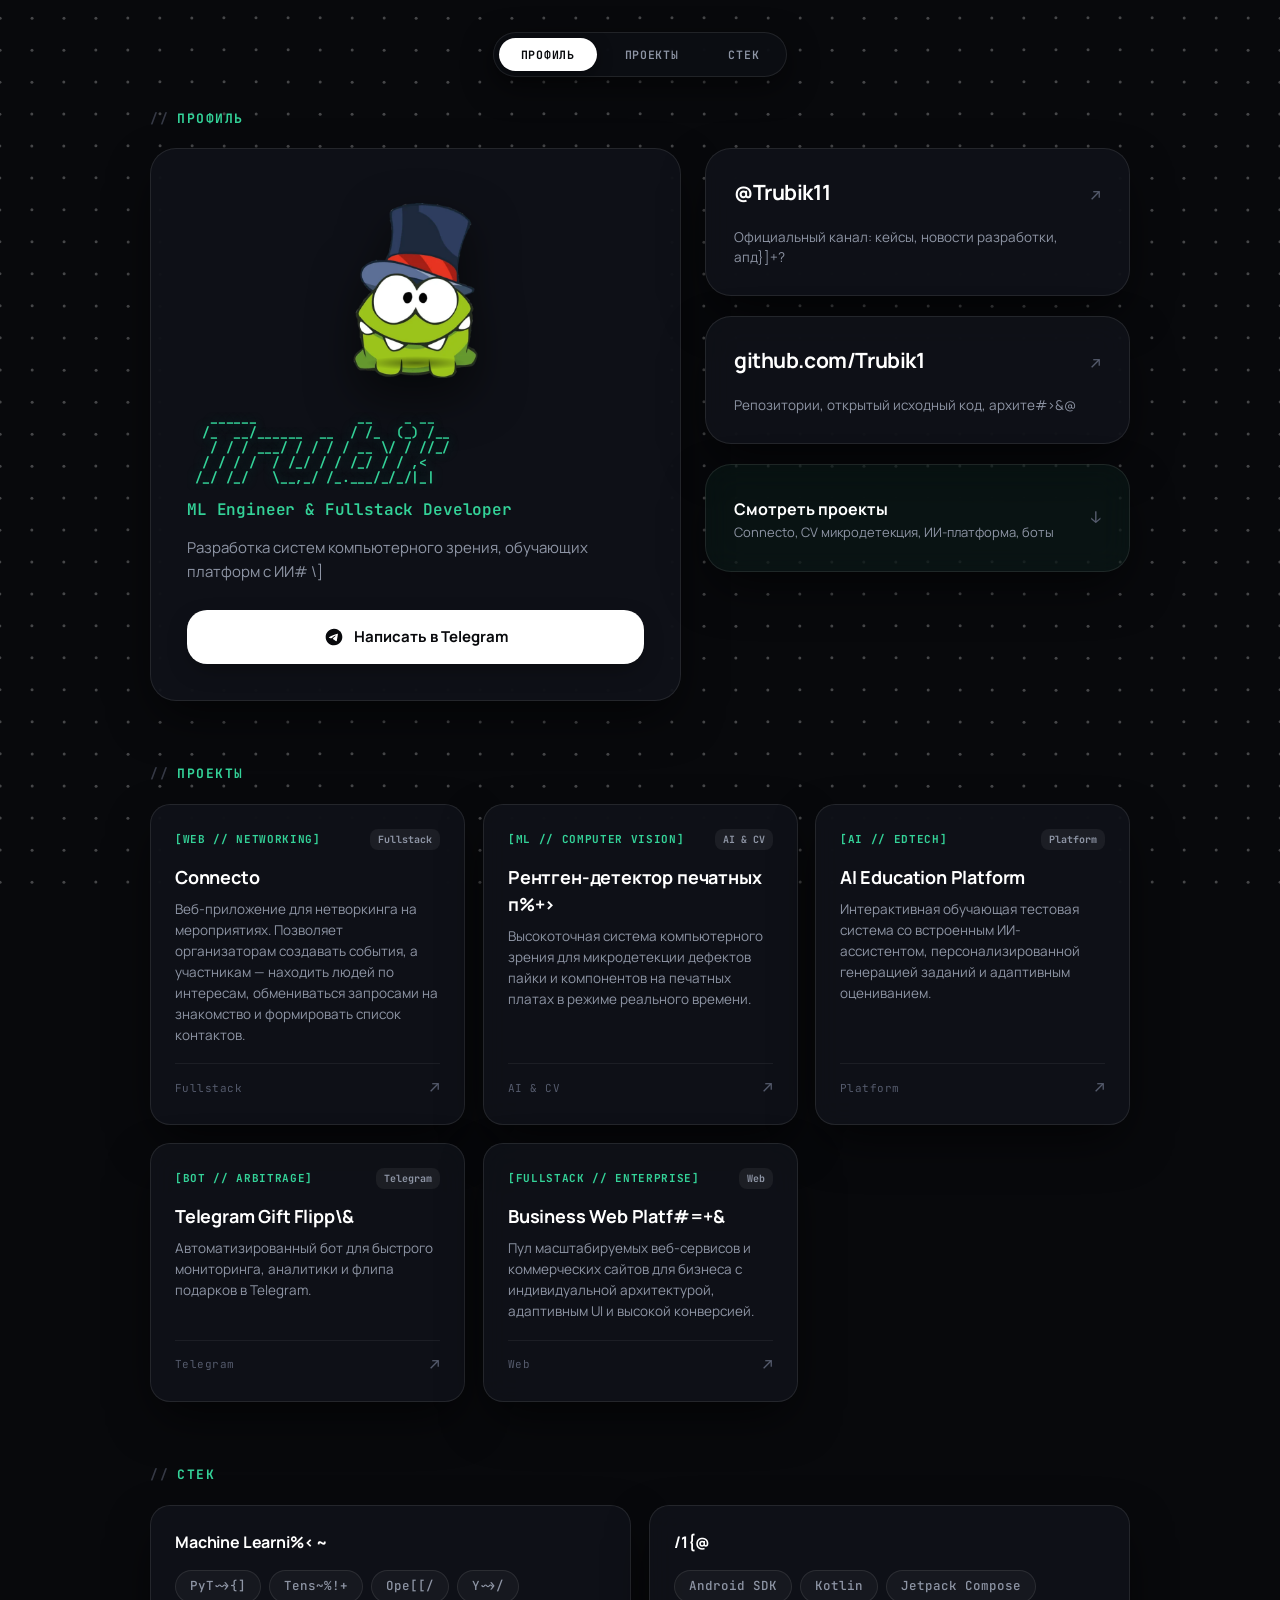
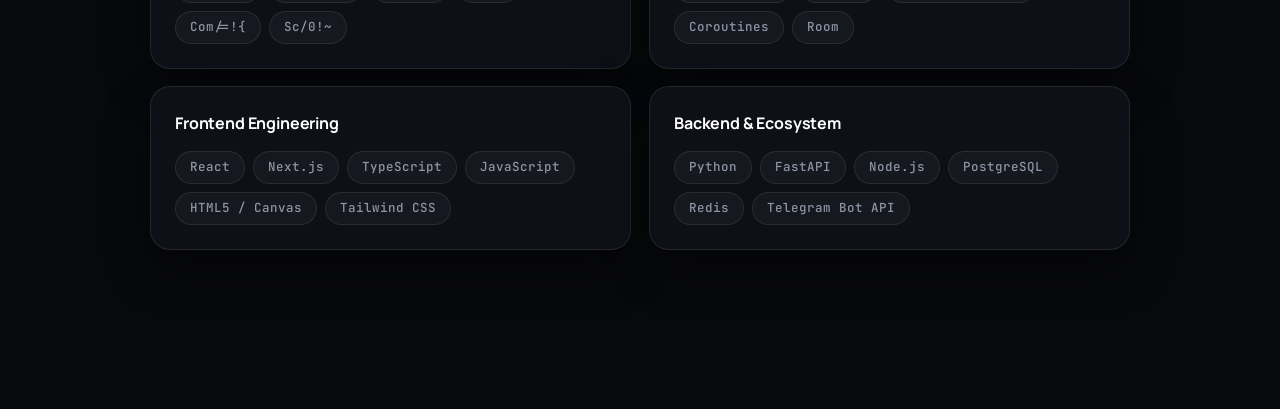
<file: index.html>
<!DOCTYPE html>
<html lang="ru" data-theme="dark" prefix="og: https://ogp.me/ns#">
<head>
  <meta charset="UTF-8" />
  <meta name="viewport" content="width=device-width, initial-scale=1.0, viewport-fit=cover" />
  <meta name="theme-color" content="#08090c" />

  <!-- Верификация в поисковиках (Google Search Console & Яндекс.Вебмастер) -->
  <meta name="google-site-verification" content="antIxG3BGL6lBA98Npgg4I5dQKvrIvLzlufwnbZ7sqk" />
  <meta name="yandex-verification" content="ee1487b32681e477" />

  <!-- Главные SEO-теги под запросы Trubik и Trubik1 -->
  <title>Trubik (Trubik1) — Официальный сайт & Портфолио | ML & Fullstack Developer</title>
  <meta name="description" content="Официальный сайт Trubik (Trubik1). Портфолио ML Engineer & Fullstack разработчика: компьютерное зрение, ИИ-платформы, Telegram-боты, проекты и контакты." />
  <meta name="keywords" content="Trubik, Trubik1, трубик, трубик1, Trubik разработчик, Trubik портфолио, Trubik сайт, ML Engineer, Computer Vision, Telegram боты, Fullstack" />
  <meta name="author" content="Trubik (Trubik1)" />
  <meta name="robots" content="index, follow, max-image-preview:large, max-snippet:-1, max-video-preview:-1" />
  <link rel="canonical" href="https://trubik.is-a.dev/" />

  <!-- Open Graph (для поисковиков, Telegram, Discord, соцсетей) -->
  <meta property="og:type" content="profile" />
  <meta property="og:title" content="Trubik (Trubik1) — Официальный сайт & Портфолио" />
  <meta property="og:description" content="ML Engineer & Fullstack Developer: компьютерное зрение, ИИ-платформы, Telegram-боты и веб-системы." />
  <meta property="og:url" content="https://trubik.is-a.dev/" />
  <meta property="og:site_name" content="Trubik (Trubik1)" />
  <meta property="og:locale" content="ru_RU" />
  <meta property="og:image" content="https://trubik.is-a.dev/assets/avatar.png" />
  <meta property="og:image:width" content="1024" />
  <meta property="og:image:height" content="1024" />
  <meta property="og:image:alt" content="Trubik Avatar" />

  <!-- Twitter Cards -->
  <meta name="twitter:card" content="summary" />
  <meta name="twitter:title" content="Trubik (Trubik1) — Официальный сайт & Портфолио" />
  <meta name="twitter:description" content="ML Engineer & Fullstack Developer: компьютерное зрение, ИИ-платформы, Telegram-боты и веб-системы." />
  <meta name="twitter:image" content="https://trubik.is-a.dev/assets/avatar.png" />

  <!-- Семантическая микроразметка Schema.org (JSON-LD) для Google и Яндекс Графа Знаний -->
  <script type="application/ld+json">
  {
    "@context": "https://schema.org",
    "@graph": [
      {
        "@type": "Person",
        "@id": "https://trubik.is-a.dev/#person",
        "name": "Trubik",
        "alternateName": ["Trubik1", "trubik", "trubik1", "Трубик", "Трубик1"],
        "url": "https://trubik.is-a.dev/",
        "image": "https://trubik.is-a.dev/assets/avatar.png",
        "jobTitle": "ML Engineer & Fullstack Developer",
        "disambiguatingDescription": "Software Engineer, Machine Learning & Fullstack Developer specializing in Computer Vision, AI platforms, Python, React, and Telegram bots.",
        "description": "Trubik (Trubik1) — разработчик систем компьютерного зрения, обучающих платформ с искусственным интеллектом, Telegram-ботов и веб-приложений.",
        "knowsAbout": [
          "Computer Vision",
          "Machine Learning",
          "Artificial Intelligence",
          "Fullstack Web Development",
          "Python",
          "PyTorch",
          "TensorFlow",
          "OpenCV",
          "React",
          "FastAPI",
          "Telegram Bot API",
          "Android Development"
        ],
        "sameAs": [
          "https://github.com/Trubik1",
          "https://t.me/Trubik1",
          "https://t.me/Trubik11"
        ]
      },
      {
        "@type": "WebSite",
        "@id": "https://trubik.is-a.dev/#website",
        "url": "https://trubik.is-a.dev/",
        "name": "Trubik (Trubik1) — Официальный сайт разработчика",
        "alternateName": ["Trubik1 Portfolio", "Trubik Developer"],
        "description": "Официальный сайт и портфолио разработчика Trubik (Trubik1): CV микродетекция, ИИ-платформы, боты и веб-системы.",
        "author": {
          "@id": "https://trubik.is-a.dev/#person"
        },
        "inLanguage": "ru-RU"
      }
    ]
  }
  </script>

  <!-- Иконки сайта (Favicons для Google, Яндекса, браузеров и мобильных устройств) -->
  <link rel="icon" href="/favicon.ico" sizes="any" />
  <link rel="icon" href="/favicon.svg" type="image/svg+xml" />
  <link rel="icon" type="image/png" sizes="48x48" href="/favicon-48x48.png" />
  <link rel="icon" type="image/png" sizes="96x96" href="/favicon-96x96.png" />
  <link rel="icon" type="image/png" sizes="192x192" href="/favicon-192x192.png" />
  <link rel="apple-touch-icon" sizes="180x180" href="/apple-touch-icon.png" />
  <link rel="shortcut icon" href="/favicon.ico" />

  <!-- Предзагрузка Google Fonts без блокировки рендера (экономия 370мс в Lighthouse) -->
  <link rel="preconnect" href="https://fonts.googleapis.com" />
  <link rel="preconnect" href="https://fonts.gstatic.com" crossorigin />
  <link rel="stylesheet" href="https://fonts.googleapis.com/css2?family=Manrope:wght@400;500;600;700;800&family=JetBrains+Mono:wght@400;500;600;700&display=swap" />

  <!-- Предзагрузка главного LCP-изображения первого экрана -->
  <link rel="preload" as="image" href="assets/amnumya_010.webp" type="image/webp" fetchpriority="high" />

  <link rel="stylesheet" href="style.css" />
</head>
<body>

  <!-- Фоновый интерактивный холст с физикой частиц (мышь, тач, волны на телефонах) -->
  <canvas id="bg-canvas" aria-hidden="true"></canvas>

  <main class="page-container">
    
    <!-- Навигация (Desktop) -->
    <header class="top-nav-bar">
      <nav class="nav-tabs" role="tablist">
        <a class="nav-tab active" href="#profile" data-target="profile">
          <span class="tab-text" data-cipher>ПРОФИЛЬ</span>
        </a>
        <a class="nav-tab" href="#projects" data-target="projects">
          <span class="tab-text" data-cipher>ПРОЕКТЫ</span>
        </a>
        <a class="nav-tab" href="#stack" data-target="stack">
          <span class="tab-text" data-cipher>СТЕК</span>
        </a>
      </nav>
    </header>

    <!-- РАЗДЕЛ: ПРОФИЛЬ -->
    <section id="profile" class="schema-section">
      <div class="section-title-wrap">
        <h2 class="section-clean-title" data-cipher>ПРОФИЛЬ</h2>
      </div>

      <div class="bento-grid profile-grid">
        
        <!-- Главная карточка с Ам Нямом и представлением -->
        <div class="bento-card hero-card cyber-frame">
          <div class="corner-cross tl"></div>
          <div class="corner-cross tr"></div>
          <div class="corner-cross bl"></div>
          <div class="corner-cross br"></div>

          <!-- Сцена со стикером (автосмена каждые 4 сек, без лишних надписей и номеров) -->
          <div class="sticker-stage" id="sticker-stage" title="Кликните для мгновенной смены стикера">
            <div class="sticker-wrapper" id="sticker-wrapper">
              <img id="sticker-img" class="sticker-img" src="assets/amnumya_010.webp" alt="Ам Няма" width="180" height="180" fetchpriority="high" decoding="async" />
              <!-- Интерактивные живые зрачки для стикера #10 (следящие за курсором) -->
              <div class="omnom-eyes-overlay" id="omnom-eyes" aria-hidden="true">
                <div class="omnom-eye left-eye">
                  <div class="omnom-pupil"></div>
                </div>
                <div class="omnom-eye right-eye">
                  <div class="omnom-pupil"></div>
                </div>
              </div>
              <div class="sticker-shadow" id="sticker-shadow"></div>
            </div>
          </div>

          <!-- Имя Trubik и позиционирование -->
          <div class="profile-info">
            <div class="name-row">
              <div class="ascii-name-banner" id="ascii-banner" title="Trubik (Trubik1)">
                <pre class="ascii-art">   ______             __    _ __  
  /_  __/______  __  / /_  (_) /__
   / / / ___/ / / / / __ \/ / //_/
  / / / /  / /_/ / / /_/ / / ,&lt;   
 /_/ /_/   \__,_/ /_.___/_/_/|_|  </pre>
              </div>
              <h1 class="profile-name visually-hidden" id="profile-name">Trubik (Trubik1) — Официальный сайт & Портфолио</h1>
            </div>
            <p class="profile-role" id="profile-role" data-cipher>ML Engineer & Fullstack Developer</p>
            <p class="profile-bio" id="profile-bio" data-cipher>
              Разработка систем компьютерного зрения, обучающих платформ с ИИ, Telegram-ботов и масштабируемых веб-приложений. Фокус на производительность и надёжность.
            </p>
          </div>

          <!-- Кнопка Telegram -->
          <div class="hero-actions">
            <a id="btn-telegram" href="https://t.me/Trubik1" target="_blank" rel="noopener noreferrer" class="btn-telegram">
              <svg viewBox="0 0 24 24" width="20" height="20">
                <path d="M12 2C6.48 2 2 6.48 2 12s4.48 10 10 10 10-4.48 10-10S17.52 2 12 2zm4.64 6.8c-.15 1.58-.8 5.42-1.13 7.19-.14.75-.42 1-.68 1.03-.58.05-1.02-.38-1.58-.75-.88-.58-1.38-.94-2.23-1.5-.99-.65-.35-1.01.22-1.59.15-.15 2.71-2.48 2.76-2.69a.2.2 0 00-.05-.18c-.06-.05-.14-.03-.21-.02-.09.02-1.49.95-4.22 2.79-.4.27-.76.41-1.08.4-.36-.01-1.04-.2-1.55-.37-.63-.2-1.12-.31-1.08-.66.02-.18.27-.36.75-.55 2.92-1.27 4.86-2.11 5.83-2.51 2.78-1.16 3.35-1.36 3.73-1.36.08 0 .27.02.39.12.1.08.13.19.14.27-.01.06.01.24 0 .37z"/>
              </svg>
              <span class="btn-text" data-cipher>Написать в Telegram</span>
            </a>
          </div>

        </div>

        <!-- Правая колонка: Канал, GitHub, Быстрый статус -->
        <div class="bento-column">
          
          <!-- Карточка Telegram-канала -->
          <a href="https://t.me/Trubik11" target="_blank" rel="noopener noreferrer" class="bento-card channel-card cyber-frame">
            <div class="corner-cross tl"></div>
            <div class="corner-cross tr"></div>
            <div class="corner-cross bl"></div>
            <div class="corner-cross br"></div>
            <div class="card-header-row">
              <h3 class="channel-title" data-cipher>@Trubik11</h3>
              <span class="arrow-indicator">↗</span>
            </div>
            <p class="channel-desc" data-cipher>Официальный канал: кейсы, новости разработки, апдейты проектов и инсайты.</p>
          </a>

          <!-- Карточка GitHub -->
          <a href="https://github.com/Trubik1" target="_blank" rel="noopener noreferrer" class="bento-card github-card cyber-frame">
            <div class="corner-cross tl"></div>
            <div class="corner-cross tr"></div>
            <div class="corner-cross bl"></div>
            <div class="corner-cross br"></div>
            <div class="card-header-row">
              <h3 class="github-title" data-cipher>github.com/Trubik1</h3>
              <span class="arrow-indicator">↗</span>
            </div>
            <p class="github-desc" data-cipher>Репозитории, открытый исходный код, архитектура решений.</p>
          </a>

          <!-- Быстрый скролл к проектам -->
          <a href="#projects" class="bento-card quick-nav-card cyber-frame">
            <div class="corner-cross tl"></div>
            <div class="corner-cross tr"></div>
            <div class="corner-cross bl"></div>
            <div class="corner-cross br"></div>
            <div class="quick-nav-content">
              <div>
                <h4 data-cipher>Смотреть проекты</h4>
                <p>Connecto, CV микродетекция, ИИ-платформа, боты</p>
              </div>
              <span class="arrow-indicator">↓</span>
            </div>
          </a>

        </div>

      </div>
    </section>

    <!-- РАЗДЕЛ: ПРОЕКТЫ -->
    <section id="projects" class="schema-section">
      <div class="section-title-wrap">
        <h2 class="section-clean-title" data-cipher>ПРОЕКТЫ</h2>
      </div>

      <div class="projects-grid" id="projects-grid">
        <div class="project-card cyber-frame">
          <div class="corner-cross tl"></div>
          <div class="corner-cross tr"></div>
          <div class="corner-cross bl"></div>
          <div class="corner-cross br"></div>
          <div>
            <div class="project-card-header">
              <span class="tag-badge">[WEB // NETWORKING]</span>
              <span class="project-category-badge">Fullstack</span>
            </div>
            <h3 class="project-name cipher-trigger" data-cipher>Connecto</h3>
            <p class="project-body">Веб-приложение для нетворкинга на мероприятиях. Позволяет организаторам создавать события, а участникам — находить людей по интересам, обмениваться запросами на знакомство и формировать список контактов.</p>
          </div>
          <div class="project-footer">
            <span class="project-tag-hint">Fullstack</span>
            <span class="arrow-indicator">↗</span>
          </div>
        </div>

        <div class="project-card cyber-frame">
          <div class="corner-cross tl"></div>
          <div class="corner-cross tr"></div>
          <div class="corner-cross bl"></div>
          <div class="corner-cross br"></div>
          <div>
            <div class="project-card-header">
              <span class="tag-badge">[ML // COMPUTER VISION]</span>
              <span class="project-category-badge">AI & CV</span>
            </div>
            <h3 class="project-name cipher-trigger" data-cipher>Рентген-детектор печатных плат</h3>
            <p class="project-body">Высокоточная система компьютерного зрения для микродетекции дефектов пайки и компонентов на печатных платах в режиме реального времени.</p>
          </div>
          <div class="project-footer">
            <span class="project-tag-hint">AI & CV</span>
            <span class="arrow-indicator">↗</span>
          </div>
        </div>

        <div class="project-card cyber-frame">
          <div class="corner-cross tl"></div>
          <div class="corner-cross tr"></div>
          <div class="corner-cross bl"></div>
          <div class="corner-cross br"></div>
          <div>
            <div class="project-card-header">
              <span class="tag-badge">[AI // EDTECH]</span>
              <span class="project-category-badge">Platform</span>
            </div>
            <h3 class="project-name cipher-trigger" data-cipher>AI Education Platform</h3>
            <p class="project-body">Интерактивная обучающая тестовая система со встроенным ИИ-ассистентом, персонализированной генерацией заданий и адаптивным оцениванием.</p>
          </div>
          <div class="project-footer">
            <span class="project-tag-hint">Platform</span>
            <span class="arrow-indicator">↗</span>
          </div>
        </div>

        <div class="project-card cyber-frame">
          <div class="corner-cross tl"></div>
          <div class="corner-cross tr"></div>
          <div class="corner-cross bl"></div>
          <div class="corner-cross br"></div>
          <div>
            <div class="project-card-header">
              <span class="tag-badge">[BOT // ARBITRAGE]</span>
              <span class="project-category-badge">Telegram</span>
            </div>
            <h3 class="project-name cipher-trigger" data-cipher>Telegram Gift Flipper</h3>
            <p class="project-body">Автоматизированный бот для быстрого мониторинга, аналитики и флипа подарков в Telegram.</p>
          </div>
          <div class="project-footer">
            <span class="project-tag-hint">Telegram</span>
            <span class="arrow-indicator">↗</span>
          </div>
        </div>

        <div class="project-card cyber-frame">
          <div class="corner-cross tl"></div>
          <div class="corner-cross tr"></div>
          <div class="corner-cross bl"></div>
          <div class="corner-cross br"></div>
          <div>
            <div class="project-card-header">
              <span class="tag-badge">[FULLSTACK // ENTERPRISE]</span>
              <span class="project-category-badge">Web</span>
            </div>
            <h3 class="project-name cipher-trigger" data-cipher>Business Web Platforms</h3>
            <p class="project-body">Пул масштабируемых веб-сервисов и коммерческих сайтов для бизнеса с индивидуальной архитектурой, адаптивным UI и высокой конверсией.</p>
          </div>
          <div class="project-footer">
            <span class="project-tag-hint">Web</span>
            <span class="arrow-indicator">↗</span>
          </div>
        </div>
      </div>
    </section>

    <!-- РАЗДЕЛ: СТЕК -->
    <section id="stack" class="schema-section">
      <div class="section-title-wrap">
        <h2 class="section-clean-title" data-cipher>СТЕК</h2>
      </div>

      <div class="stack-grid" id="stack-grid">
        <div class="stack-group-card cyber-frame">
          <div class="corner-cross tl"></div>
          <div class="corner-cross tr"></div>
          <div class="corner-cross bl"></div>
          <div class="corner-cross br"></div>
          <h3 class="stack-group-title" data-cipher>Machine Learning & CV</h3>
          <div class="stack-tags">
            <span class="tech-tag" data-cipher>PyTorch</span>
            <span class="tech-tag" data-cipher>TensorFlow</span>
            <span class="tech-tag" data-cipher>OpenCV</span>
            <span class="tech-tag" data-cipher>YOLO</span>
            <span class="tech-tag" data-cipher>Computer Vision</span>
            <span class="tech-tag" data-cipher>Scikit-Learn</span>
          </div>
        </div>

        <div class="stack-group-card cyber-frame">
          <div class="corner-cross tl"></div>
          <div class="corner-cross tr"></div>
          <div class="corner-cross bl"></div>
          <div class="corner-cross br"></div>
          <h3 class="stack-group-title" data-cipher>Mobile Development</h3>
          <div class="stack-tags">
            <span class="tech-tag" data-cipher>Android SDK</span>
            <span class="tech-tag" data-cipher>Kotlin</span>
            <span class="tech-tag" data-cipher>Jetpack Compose</span>
            <span class="tech-tag" data-cipher>Coroutines</span>
            <span class="tech-tag" data-cipher>Room</span>
          </div>
        </div>

        <div class="stack-group-card cyber-frame">
          <div class="corner-cross tl"></div>
          <div class="corner-cross tr"></div>
          <div class="corner-cross bl"></div>
          <div class="corner-cross br"></div>
          <h3 class="stack-group-title" data-cipher>Frontend Engineering</h3>
          <div class="stack-tags">
            <span class="tech-tag" data-cipher>React</span>
            <span class="tech-tag" data-cipher>Next.js</span>
            <span class="tech-tag" data-cipher>TypeScript</span>
            <span class="tech-tag" data-cipher>JavaScript</span>
            <span class="tech-tag" data-cipher>HTML5 / Canvas</span>
            <span class="tech-tag" data-cipher>Tailwind CSS</span>
          </div>
        </div>

        <div class="stack-group-card cyber-frame">
          <div class="corner-cross tl"></div>
          <div class="corner-cross tr"></div>
          <div class="corner-cross bl"></div>
          <div class="corner-cross br"></div>
          <h3 class="stack-group-title" data-cipher>Backend & Ecosystem</h3>
          <div class="stack-tags">
            <span class="tech-tag" data-cipher>Python</span>
            <span class="tech-tag" data-cipher>FastAPI</span>
            <span class="tech-tag" data-cipher>Node.js</span>
            <span class="tech-tag" data-cipher>PostgreSQL</span>
            <span class="tech-tag" data-cipher>Redis</span>
            <span class="tech-tag" data-cipher>Telegram Bot API</span>
          </div>
        </div>
      </div>
    </section>

  </main>

  <!-- Мобильный плавающий док (Bottom Dock) для смартфонов -->
  <nav class="mobile-dock" aria-label="Мобильная навигация">
    <a class="dock-btn active" href="#profile" data-target="profile">
      <svg width="20" height="20" viewBox="0 0 24 24" fill="none" stroke="currentColor" stroke-width="2">
        <path d="M20 21v-2a4 4 0 0 0-4-4H8a4 4 0 0 0-4 4v2"></path>
        <circle cx="12" cy="7" r="4"></circle>
      </svg>
      <span>Профиль</span>
    </a>
    <a class="dock-btn" href="#projects" data-target="projects">
      <svg width="20" height="20" viewBox="0 0 24 24" fill="none" stroke="currentColor" stroke-width="2">
        <rect x="2" y="7" width="20" height="14" rx="2" ry="2"></rect>
        <path d="M16 21V5a2 2 0 0 0-2-2h-4a2 2 0 0 0-2 2v16"></path>
      </svg>
      <span>Проекты</span>
    </a>
    <a class="dock-btn" href="#stack" data-target="stack">
      <svg width="20" height="20" viewBox="0 0 24 24" fill="none" stroke="currentColor" stroke-width="2">
        <polygon points="12 2 2 7 12 12 22 7 12 2"></polygon>
        <polyline points="2 17 12 22 22 17"></polyline>
        <polyline points="2 12 12 17 22 12"></polyline>
      </svg>
      <span>Стек</span>
    </a>
  </nav>

  <!-- Подключение скриптов с defer (не блокируют основной поток парсинга) -->
  <script src="config.js" defer></script>
  <script src="particles.js" defer></script>
  <script src="app.js" defer></script>
</body>
</html>
</file>
<file: style.css>
/* =============================================================================
   ДИЗАЙН-СИСТЕМА: TRUBIK CYBER BENTO & SCHEMA FLOW (ANTI-SLOP)
   Вдохновлено unibb.vercel.app & tier.guru/ecronx
   ============================================================================= */

/* Шрифты загружаются асинхронно через link preconnect в index.html для максимального FCP/LCP */

:root {
  --bg-deep: #08090c;
  --bg-surface: #0e1017;
  --card-bg: rgba(16, 19, 26, 0.82);
  --card-bg-solid: #11131a;
  --card-hover: rgba(22, 26, 36, 0.94);
  --card-sub: rgba(255, 255, 255, 0.035);

  --border: rgba(255, 255, 255, 0.09);
  --border-strong: rgba(255, 255, 255, 0.22);
  --border-active: #34d399;

  --text-main: #ffffff;
  --text-muted: #8e95a5;
  --text-sub: #555b6d;

  --accent-green: #34d399;
  --accent-blue: #38bdf8;
  --accent-glow: rgba(52, 211, 153, 0.2);

  --font-main: 'Manrope', -apple-system, BlinkMacSystemFont, 'Segoe UI', Roboto, sans-serif;
  --font-mono: 'JetBrains Mono', 'Geist Mono', ui-monospace, monospace;

  --radius-xl: 26px;
  --radius-lg: 20px;
  --radius-md: 14px;
  --radius-sm: 8px;
  --radius-pill: 9999px;

  --shadow-card: 0 20px 50px -10px rgba(0, 0, 0, 0.7);
  --ease-spring: cubic-bezier(0.16, 1, 0.3, 1);
}

/* Сброс стилей */
*, *::before, *::after {
  box-sizing: border-box;
  margin: 0;
  padding: 0;
  -webkit-tap-highlight-color: transparent;
}

html {
  scroll-behavior: smooth;
  scroll-padding-top: 86px;
}

body {
  min-height: 100%;
  background-color: var(--bg-deep);
  color: var(--text-main);
  font-family: var(--font-main);
  font-size: 15px;
  line-height: 1.5;
  -webkit-font-smoothing: antialiased;
  -moz-osx-font-smoothing: grayscale;
  overflow-x: hidden;
}

::selection {
  background: var(--accent-green);
  color: #000000;
}

/* Интерактивный Canvas фоновых частиц */
#bg-canvas {
  position: fixed;
  inset: 0;
  width: 100%;
  height: 100%;
  z-index: 0;
  pointer-events: none;
}

/* Главный контейнер */
.page-container {
  position: relative;
  z-index: 1;
  min-height: 100vh;
  display: flex;
  flex-direction: column;
  align-items: center;
  padding: clamp(16px, 3vw, 32px) clamp(16px, 3vw, 32px) 120px;
}

/* ВЕРХНЯЯ ПЛАВАЮЩАЯ НАВИГАЦИЯ (DESKTOP) */
.top-nav-bar {
  position: sticky;
  top: 16px;
  z-index: 50;
  width: 100%;
  max-width: 980px;
  display: flex;
  justify-content: center;
  margin-bottom: clamp(20px, 3.5vh, 36px);
}

.nav-tabs {
  display: inline-flex;
  align-items: center;
  gap: 6px;
  background: rgba(12, 15, 20, 0.85);
  border: 1px solid var(--border);
  padding: 5px;
  border-radius: var(--radius-pill);
  backdrop-filter: blur(20px);
  -webkit-backdrop-filter: blur(20px);
  box-shadow: 0 10px 30px rgba(0, 0, 0, 0.5);
}

.nav-tab {
  text-decoration: none;
  background: transparent;
  color: var(--text-muted);
  font-family: var(--font-mono);
  font-size: 11.5px;
  font-weight: 600;
  letter-spacing: 0.06em;
  padding: 8px 22px;
  border-radius: var(--radius-pill);
  display: inline-flex;
  align-items: center;
  justify-content: center;
  transition: all 0.22s var(--ease-spring);
}

.nav-tab:hover {
  color: var(--text-main);
  background: rgba(255, 255, 255, 0.05);
}

.nav-tab.active {
  background: var(--text-main);
  color: #08090c;
  font-weight: 700;
  box-shadow: 0 4px 16px rgba(0, 0, 0, 0.4);
}

/* РАЗДЕЛЫ */
.schema-section {
  width: 100%;
  max-width: 980px;
  margin-bottom: clamp(48px, 7vh, 72px);
}

.section-title-wrap {
  display: flex;
  align-items: center;
  gap: 12px;
  margin-bottom: clamp(14px, 2.2vw, 20px);
}

.section-clean-title {
  font-family: var(--font-mono);
  font-size: clamp(11px, 1.2vw, 13px);
  font-weight: 700;
  letter-spacing: 0.12em;
  color: var(--accent-green);
  display: inline-flex;
  align-items: center;
  gap: 8px;
  margin: 0;
  text-transform: uppercase;
}

.section-clean-title::before {
  content: '//';
  color: var(--text-sub);
  opacity: 0.6;
}

/* =============================================================================
   КИБЕР-РАМКИ КАРТОЧЕК (3D TILT, SPOTLIGHT GLOW, LASER SCANLINE)
   ============================================================================= */
.cyber-frame {
  position: relative;
  border: 1px solid var(--border);
  transition: border-color 0.25s, transform 0.15s ease-out, box-shadow 0.25s;
  transform-style: preserve-3d;
  will-change: transform;
  overflow: hidden;
}

/* Динамический световой блик (Spotlight Radial Glow) */
.cyber-frame::before {
  content: '';
  position: absolute;
  inset: 0;
  background: radial-gradient(
    650px circle at var(--mouse-x, -500px) var(--mouse-y, -500px),
    rgba(52, 211, 153, 0.08),
    transparent 65%
  );
  opacity: 0;
  transition: opacity 0.3s;
  pointer-events: none;
  z-index: 1;
}

.cyber-frame:hover::before {
  opacity: 1;
}

/* Периодический лазерный луч сканирования (Cyber Scanline) */
.cyber-frame::after {
  content: '';
  position: absolute;
  top: -120%;
  left: 0;
  width: 100%;
  height: 2px;
  background: linear-gradient(90deg, transparent, rgba(52, 211, 153, 0.5), transparent);
  box-shadow: 0 0 10px rgba(52, 211, 153, 0.6);
  opacity: 0;
  pointer-events: none;
  z-index: 2;
  animation: laser-scan 9s cubic-bezier(0.4, 0, 0.2, 1) infinite;
}

.hero-card.cyber-frame::after {
  animation-delay: 1.5s;
}

.channel-card.cyber-frame::after {
  animation-delay: 4.5s;
}

@keyframes laser-scan {
  0% { top: -10%; opacity: 0; }
  5% { opacity: 1; }
  18% { top: 110%; opacity: 0; }
  100% { top: 110%; opacity: 0; }
}

.cyber-frame:hover {
  border-color: rgba(52, 211, 153, 0.45);
  box-shadow: 0 16px 40px -10px rgba(0, 0, 0, 0.8), 0 0 30px -5px rgba(52, 211, 153, 0.12);
}

/* Угловые прицельные метки [+] */
.corner-cross {
  position: absolute;
  width: 8px;
  height: 8px;
  pointer-events: none;
  opacity: 0.75;
  transition: opacity 0.2s, border-color 0.2s;
}

.corner-cross.tl {
  top: -1px;
  left: -1px;
  border-top: 2px solid var(--accent-green);
  border-left: 2px solid var(--accent-green);
  border-top-left-radius: 6px;
}

.corner-cross.tr {
  top: -1px;
  right: -1px;
  border-top: 2px solid var(--accent-green);
  border-right: 2px solid var(--accent-green);
  border-top-right-radius: 6px;
}

.corner-cross.bl {
  bottom: -1px;
  left: -1px;
  border-bottom: 2px solid var(--accent-green);
  border-left: 2px solid var(--accent-green);
  border-bottom-left-radius: 6px;
}

.corner-cross.br {
  bottom: -1px;
  right: -1px;
  border-bottom: 2px solid var(--accent-green);
  border-right: 2px solid var(--accent-green);
  border-bottom-right-radius: 6px;
}

.cyber-frame:hover .corner-cross {
  opacity: 1;
}

/* =============================================================================
   СХЕМА 01: ПРОФИЛЬ (BENTO GRID)
   ============================================================================= */
.profile-grid {
  display: grid;
  grid-template-columns: 1.25fr 1fr;
  gap: clamp(16px, 2.2vw, 24px);
  align-items: stretch;
}

.bento-card {
  background: var(--card-bg);
  border-radius: var(--radius-xl);
  padding: clamp(24px, 3.5vw, 36px);
  backdrop-filter: blur(16px);
  -webkit-backdrop-filter: blur(16px);
  box-shadow: var(--shadow-card);
  display: flex;
  flex-direction: column;
}

.hero-card {
  justify-content: space-between;
}

/* Сцена со стикером (чистый стикер без подписей) */
.sticker-stage {
  position: relative;
  width: 100%;
  height: clamp(170px, 22vw, 210px);
  display: flex;
  justify-content: center;
  align-items: center;
  margin-bottom: 12px;
  cursor: pointer;
}

.sticker-wrapper {
  position: relative;
  width: clamp(140px, 18vw, 175px);
  height: clamp(140px, 18vw, 175px);
  display: flex;
  justify-content: center;
  align-items: center;
  animation: float-sticker 4.5s ease-in-out infinite;
  transform-style: preserve-3d;
}

.sticker-img {
  width: 100%;
  height: 100%;
  object-fit: contain;
  filter: drop-shadow(0 20px 24px rgba(0, 0, 0, 0.55));
  transition: transform 0.18s cubic-bezier(0.34, 1.56, 0.64, 1), opacity 0.18s;
  user-select: none;
  -webkit-user-drag: none;
  will-change: transform;
}

.sticker-stage:hover .sticker-img {
  filter: drop-shadow(0 24px 28px rgba(0, 0, 0, 0.65)) drop-shadow(0 0 20px rgba(52, 211, 153, 0.25));
}

.sticker-img.squish {
  animation: sticker-squish 0.38s cubic-bezier(0.34, 1.56, 0.64, 1);
}

@keyframes sticker-squish {
  0% { transform: scale(1, 1); }
  35% { transform: scale(1.22, 0.78) rotate(4deg); }
  65% { transform: scale(0.92, 1.15) rotate(-3deg); }
  85% { transform: scale(1.05, 0.96) rotate(1deg); }
  100% { transform: scale(1, 1) rotate(0deg); }
}

.sticker-shadow {
  position: absolute;
  bottom: 8px;
  width: 100px;
  height: 14px;
  background: radial-gradient(ellipse at center, rgba(0, 0, 0, 0.45) 0%, rgba(0, 0, 0, 0) 70%);
  border-radius: 50%;
  animation: shadow-scale 4.5s ease-in-out infinite;
  transition: transform 0.2s ease-out;
}

/* ИНТЕРАКТИВНЫЙ СЛОЙ ЖИВЫХ ГЛАЗ ОМ НЯМА */
.omnom-eyes-overlay {
  position: absolute;
  top: 14%;
  left: 20%;
  width: 60%;
  height: 44%;
  pointer-events: none;
  z-index: 5;
  display: flex;
  justify-content: space-between;
  align-items: center;
  transition: opacity 0.25s, transform 0.18s cubic-bezier(0.34, 1.56, 0.64, 1);
}

.omnom-eyes-overlay.hidden {
  opacity: 0;
  pointer-events: none;
}

.omnom-eye {
  position: relative;
  width: 38px;
  height: 38px;
  border-radius: 50%;
  background: #ffffff;
  box-shadow: inset 0 2px 4px rgba(0, 0, 0, 0.25), 0 2px 6px rgba(0, 0, 0, 0.3);
  display: flex;
  align-items: center;
  justify-content: center;
  overflow: hidden;
}

.omnom-eye.left-eye {
  transform: rotate(-4deg);
}

.omnom-eye.right-eye {
  transform: rotate(4deg);
}

.omnom-pupil {
  position: absolute;
  width: 17px;
  height: 17px;
  background: #10141a;
  border-radius: 50%;
  box-shadow: inset 0 1px 2px rgba(255, 255, 255, 0.2);
  transition: transform 0.08s ease-out, width 0.15s, height 0.15s;
  will-change: transform;
}

/* Белый блик на зрачке */
.omnom-pupil::after {
  content: '';
  position: absolute;
  top: 3px;
  left: 3px;
  width: 5px;
  height: 5px;
  background: #ffffff;
  border-radius: 50%;
  box-shadow: 0 0 2px rgba(255, 255, 255, 0.8);
}

@keyframes float-sticker {
  0%, 100% { transform: translateY(0); }
  50% { transform: translateY(-10px); }
}

@keyframes shadow-scale {
  0%, 100% { transform: scale(1); opacity: 0.6; }
  50% { transform: scale(0.8); opacity: 0.3; }
}

/* Имя и био */
.profile-info {
  margin-top: auto;
}

/* ASCII АРТ БАННЕР НИКА TRUBIK */
.ascii-name-banner {
  display: block;
  width: 100%;
  max-width: 100%;
  overflow-x: auto;
  scrollbar-width: none;
  cursor: default;
  user-select: none;
  padding: 4px 0;
  transition: transform 0.25s var(--ease-spring);
}

.ascii-name-banner::-webkit-scrollbar {
  display: none;
}

.ascii-art {
  font-family: var(--font-mono);
  font-size: clamp(8px, 1.35vw, 13px);
  line-height: 1.15;
  font-weight: 700;
  color: #34d399;
  text-shadow: 0 0 12px rgba(52, 211, 153, 0.4), 0 0 25px rgba(52, 211, 153, 0.2);
  margin: 0;
  white-space: pre;
  letter-spacing: -0.02em;
  transition: color 0.2s, text-shadow 0.2s;
}

.ascii-name-banner:hover .ascii-art {
  color: #ffffff;
  text-shadow: 0 0 16px rgba(52, 211, 153, 0.8), 0 0 32px rgba(52, 211, 153, 0.5);
}

.visually-hidden {
  position: absolute;
  width: 1px;
  height: 1px;
  padding: 0;
  margin: -1px;
  overflow: hidden;
  clip: rect(0, 0, 0, 0);
  white-space: nowrap;
  border: 0;
}

.profile-name {
  font-size: clamp(34px, 4.2vw, 48px);
  font-weight: 800;
  letter-spacing: -0.03em;
  line-height: 1.05;
  color: var(--text-main);
  cursor: default;
}

.profile-role {
  font-size: clamp(14px, 1.5vw, 16px);
  font-family: var(--font-mono);
  font-weight: 600;
  color: var(--accent-green);
  margin-top: 8px;
  letter-spacing: -0.01em;
}

.profile-bio {
  margin-top: 14px;
  color: var(--text-muted);
  font-size: clamp(14px, 1.2vw, 15px);
  line-height: 1.6;
}

/* Кнопка Telegram */
.hero-actions {
  display: flex;
  flex-direction: column;
  gap: 12px;
  margin-top: 26px;
}

.btn-telegram {
  background: var(--text-main);
  color: #08090c;
  border: none;
  border-radius: var(--radius-lg);
  padding: 16px 24px;
  font-weight: 700;
  font-size: 15px;
  display: flex;
  align-items: center;
  justify-content: center;
  gap: 10px;
  text-decoration: none;
  cursor: pointer;
  transition: transform 0.22s var(--ease-spring), opacity 0.2s, box-shadow 0.22s;
  box-shadow: 0 8px 24px -6px rgba(0, 0, 0, 0.4);
}

.btn-telegram:hover {
  transform: translateY(-2px);
  opacity: 0.94;
  box-shadow: 0 12px 28px -4px rgba(0, 0, 0, 0.55);
}

.btn-telegram:active {
  transform: scale(0.98);
}

.btn-telegram svg {
  fill: currentColor;
}

/* Правая колонка профиля */
.bento-column {
  display: flex;
  flex-direction: column;
  gap: clamp(14px, 2vw, 20px);
}

.channel-card,
.github-card,
.quick-nav-card {
  text-decoration: none;
  color: inherit;
  padding: clamp(20px, 2.8vw, 28px);
}

.channel-card:hover,
.github-card:hover,
.quick-nav-card:hover {
  transform: translateY(-2px);
}

.card-header-row {
  display: flex;
  justify-content: space-between;
  align-items: center;
  margin-bottom: 12px;
}

.tag-badge {
  font-family: var(--font-mono);
  font-size: 11px;
  font-weight: 700;
  letter-spacing: 0.06em;
  color: var(--accent-green);
}

.arrow-indicator {
  font-family: var(--font-mono);
  font-size: 16px;
  color: var(--text-sub);
  transition: transform 0.2s var(--ease-spring), color 0.2s;
}

.channel-card:hover .arrow-indicator,
.github-card:hover .arrow-indicator,
.quick-nav-card:hover .arrow-indicator {
  transform: translate(2px, -2px);
  color: var(--text-main);
}

.channel-title,
.github-title {
  font-size: clamp(17px, 1.8vw, 21px);
  font-weight: 700;
  letter-spacing: -0.02em;
  margin-bottom: 6px;
}

.channel-desc,
.github-desc {
  font-size: 13.5px;
  color: var(--text-muted);
  line-height: 1.5;
}

.quick-nav-card {
  cursor: pointer;
  background: rgba(52, 211, 153, 0.05);
}

.quick-nav-content {
  display: flex;
  justify-content: space-between;
  align-items: center;
}

.quick-nav-content h4 {
  font-size: 16px;
  font-weight: 700;
  margin-top: 4px;
}

.quick-nav-content p {
  font-size: 13px;
  color: var(--text-muted);
  margin-top: 2px;
}

/* =============================================================================
   СХЕМА 02: ПРОЕКТЫ & КЕЙСЫ
   ============================================================================= */
.projects-grid {
  display: grid;
  grid-template-columns: repeat(auto-fill, minmax(290px, 1fr));
  gap: 18px;
}

.project-card {
  background: var(--card-bg);
  border-radius: var(--radius-lg);
  padding: 24px;
  display: flex;
  flex-direction: column;
  justify-content: space-between;
  min-height: 200px;
  backdrop-filter: blur(14px);
  -webkit-backdrop-filter: blur(14px);
  box-shadow: var(--shadow-card);
}

.project-card:hover {
  transform: translateY(-3px);
  background: var(--card-hover);
}

.project-card-header {
  display: flex;
  justify-content: space-between;
  align-items: center;
  margin-bottom: 14px;
}

.project-category-badge {
  font-family: var(--font-mono);
  font-size: 10px;
  font-weight: 700;
  padding: 3px 8px;
  border-radius: var(--radius-sm);
  background: rgba(255, 255, 255, 0.06);
  color: var(--text-muted);
}

.project-name {
  font-size: 18px;
  font-weight: 700;
  letter-spacing: -0.01em;
  color: var(--text-main);
  margin-bottom: 8px;
}

.project-body {
  font-size: 13.5px;
  color: var(--text-muted);
  line-height: 1.55;
}

.project-footer {
  margin-top: 18px;
  padding-top: 12px;
  border-top: 1px solid rgba(255, 255, 255, 0.06);
  display: flex;
  justify-content: space-between;
  align-items: center;
}

.project-tag-hint {
  font-family: var(--font-mono);
  font-size: 11px;
  color: var(--text-sub);
  letter-spacing: 0.04em;
}

/* =============================================================================
   СХЕМА 03: СТЕК ТЕХНОЛОГИЙ
   ============================================================================= */
.stack-grid {
  display: grid;
  grid-template-columns: repeat(2, 1fr);
  gap: 18px;
}

.stack-group-card {
  background: var(--card-bg);
  border-radius: var(--radius-lg);
  padding: 24px;
  backdrop-filter: blur(14px);
  -webkit-backdrop-filter: blur(14px);
  box-shadow: var(--shadow-card);
}

.stack-group-title {
  font-size: 16px;
  font-weight: 700;
  letter-spacing: -0.01em;
  margin-bottom: 16px;
  color: var(--text-main);
}

.stack-tags {
  display: flex;
  flex-wrap: wrap;
  gap: 8px;
}

.tech-tag {
  background: var(--card-sub);
  border: 1px solid var(--border);
  padding: 6px 14px;
  border-radius: var(--radius-pill);
  font-family: var(--font-mono);
  font-size: 12.5px;
  font-weight: 500;
  color: var(--text-muted);
  transition: all 0.2s;
}

.tech-tag:hover {
  color: var(--text-main);
  border-color: var(--accent-green);
  background: rgba(52, 211, 153, 0.08);
}

/* =============================================================================
   МОБИЛЬНЫЙ ДОК (BOTTOM DOCK)
   ============================================================================= */
.mobile-dock {
  display: none;
  position: fixed;
  bottom: max(16px, env(safe-area-inset-bottom, 16px));
  left: 50%;
  transform: translateX(-50%);
  background: rgba(12, 15, 22, 0.88);
  border: 1px solid rgba(255, 255, 255, 0.12);
  border-radius: var(--radius-pill);
  padding: 5px 8px;
  gap: 6px;
  z-index: 99;
  backdrop-filter: blur(24px);
  -webkit-backdrop-filter: blur(24px);
  box-shadow: 0 16px 40px rgba(0, 0, 0, 0.7), 0 0 20px rgba(52, 211, 153, 0.08);
}

.dock-btn {
  text-decoration: none;
  background: transparent;
  color: var(--text-muted);
  padding: 8px 18px;
  border-radius: var(--radius-pill);
  font-family: var(--font-mono);
  font-size: 11.5px;
  font-weight: 600;
  display: flex;
  align-items: center;
  gap: 6px;
  cursor: pointer;
  transition: all 0.22s var(--ease-spring);
}

.dock-btn svg {
  width: 16px;
  height: 16px;
  opacity: 0.7;
}

.dock-btn.active {
  background: var(--text-main);
  color: #08090c;
  font-weight: 700;
  box-shadow: 0 4px 14px rgba(0, 0, 0, 0.4);
}

.dock-btn.active svg {
  stroke: #08090c;
  opacity: 1;
}

/* =============================================================================
   АДАПТИВНОСТЬ ДЛЯ ТЕЛЕФОНОВ (MOBILE-FIRST POLISH)
   ============================================================================= */
@media (max-width: 820px) {
  .profile-grid {
    grid-template-columns: 1fr;
    gap: 16px;
  }

  .stack-grid {
    grid-template-columns: 1fr;
    gap: 14px;
  }

  .mobile-dock {
    display: flex;
  }

  .top-nav-bar {
    display: none;
  }

  .page-container {
    padding-bottom: 110px;
  }
}

@media (max-width: 480px) {
  .page-container {
    padding: 16px 12px 110px;
  }

  .bento-card {
    padding: 20px 16px;
    border-radius: 20px;
  }

  /* Точная подгонка ASCII арта под экран мобильного */
  .ascii-name-banner {
    display: flex;
    justify-content: center;
    width: 100%;
    overflow-x: hidden;
  }

  .ascii-art {
    font-size: 8px;
    line-height: 1.1;
    letter-spacing: -0.04em;
    transform: scale(0.95);
    transform-origin: center;
  }

  .profile-role {
    font-size: 13.5px;
  }

  .profile-bio {
    font-size: 13.5px;
    line-height: 1.5;
  }

  .sticker-stage {
    height: 165px;
    margin-bottom: 8px;
  }

  .sticker-wrapper {
    width: 135px;
    height: 135px;
  }

  .btn-telegram {
    padding: 14px 20px;
    font-size: 13.5px;
    justify-content: center;
    width: 100%;
  }

  /* ГОРИЗОНТАЛЬНЫЙ СВАЙП ПРОЕКТОВ (BENTO SWIPE) */
  .projects-grid {
    display: flex;
    overflow-x: auto;
    scroll-snap-type: x mandatory;
    gap: 14px;
    padding: 4px 4px 18px;
    margin: 0 -12px;
    padding-left: 12px;
    padding-right: 12px;
    scrollbar-width: none;
    -webkit-overflow-scrolling: touch;
  }

  .projects-grid::-webkit-scrollbar {
    display: none;
  }

  .project-card {
    flex: 0 0 84vw;
    max-width: 330px;
    scroll-snap-align: center;
    padding: 20px 18px;
    min-height: 180px;
    border-radius: 20px;
    background: rgba(14, 18, 25, 0.95);
    border: 1px solid rgba(52, 211, 153, 0.2);
    box-shadow: 0 8px 24px rgba(0, 0, 0, 0.4);
  }

  .project-name {
    font-size: 17px;
  }

  .project-body {
    font-size: 13px;
    line-height: 1.5;
  }

  .stack-group-card {
    padding: 20px 18px;
    border-radius: 20px;
  }

  .channel-card,
  .github-card,
  .quick-nav-card {
    padding: 18px 18px;
    border-radius: 20px;
  }

  .channel-title,
  .github-title {
    font-size: 17px;
  }
}

@media (max-width: 360px) {
  .ascii-art {
    font-size: 6.8px;
    transform: scale(0.9);
  }
}
</file>
